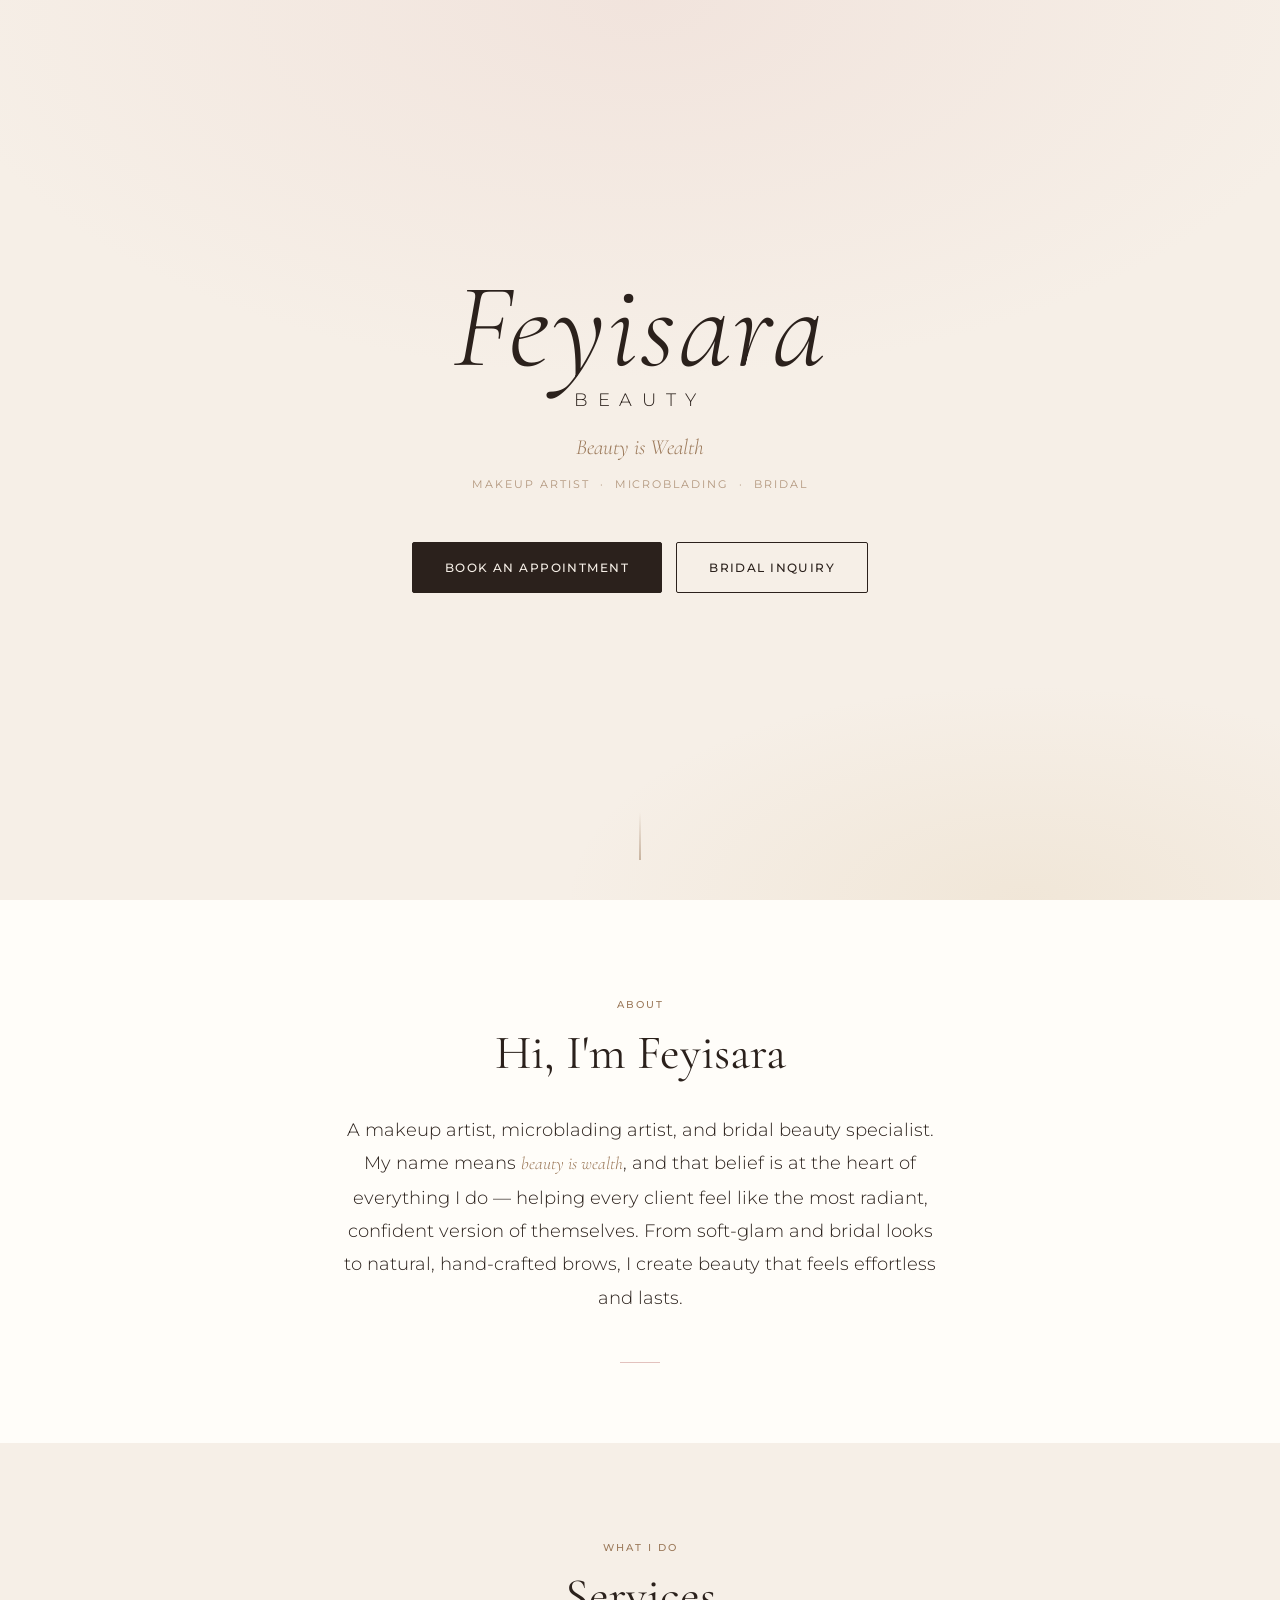
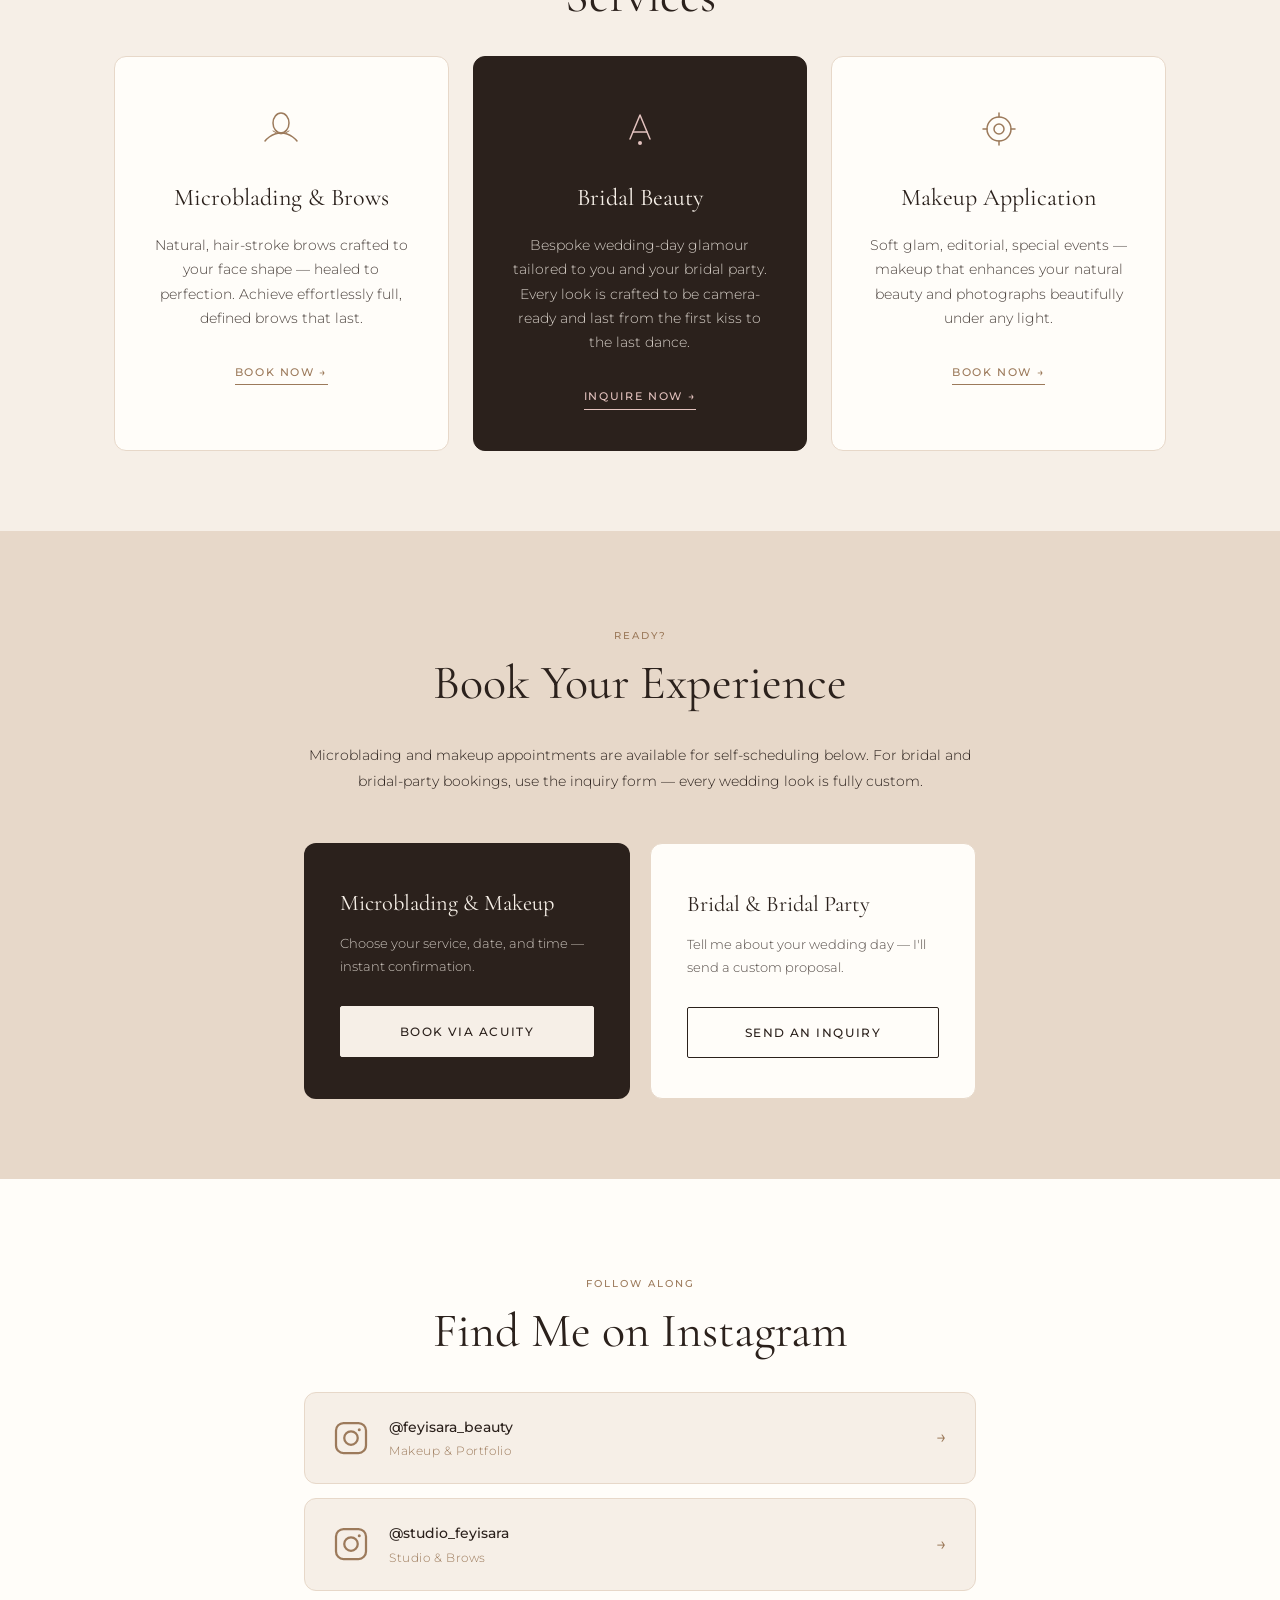
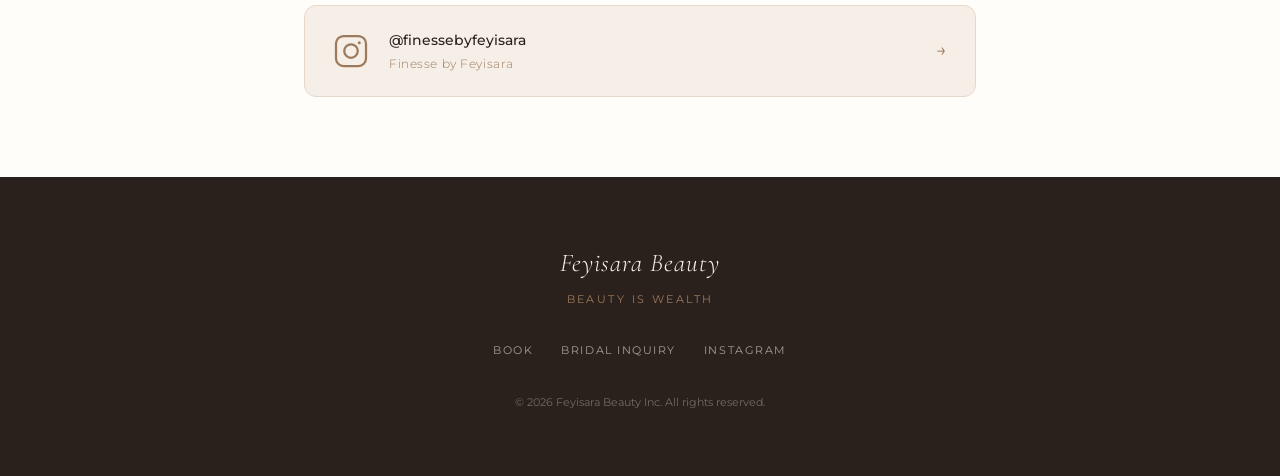
<file: feyisara-website/index.html>
<!DOCTYPE html>
<html lang="en">
<head>
  <meta charset="UTF-8" />
  <meta name="viewport" content="width=device-width, initial-scale=1.0" />
  <meta name="description" content="Feyisara Beauty — Makeup Artist, Microblading & Bridal Beauty Specialist. Book your appointment today." />
  <title>Feyisara Beauty</title>

  <!-- Google Fonts -->
  <link rel="preconnect" href="https://fonts.googleapis.com" />
  <link rel="preconnect" href="https://fonts.gstatic.com" crossorigin />
  <link href="https://fonts.googleapis.com/css2?family=Cormorant+Garamond:ital,wght@0,300;0,400;0,500;0,600;1,300;1,400&family=Montserrat:wght@300;400;500;600&display=swap" rel="stylesheet" />

  <link rel="stylesheet" href="styles.css" />
</head>
<body>

  <!-- ═══════════════════ HERO ═══════════════════ -->
  <header class="hero">
    <div class="hero__inner">
      <div class="wordmark">
        <span class="wordmark__feyisara">Feyisara</span>
        <span class="wordmark__beauty">Beauty</span>
      </div>
      <p class="tagline">Beauty is Wealth</p>
      <p class="hero__sub">Makeup Artist &nbsp;·&nbsp; Microblading &nbsp;·&nbsp; Bridal</p>

      <div class="hero__ctas">
        <a class="btn btn--primary"
           href="https://app.acuityscheduling.com/schedule.php?owner=33856661"
           target="_blank" rel="noopener">
          Book an Appointment
        </a>
        <a class="btn btn--outline"
           href="https://www.honeybook.com/widget/fysr_223034/cf_id/66c40a8c23d679001f2b0a7c"
           target="_blank" rel="noopener">
          Bridal Inquiry
        </a>
      </div>
    </div>

    <div class="hero__scroll-hint" aria-hidden="true">
      <span></span>
    </div>
  </header>

  <main>

    <!-- ═══════════════════ ABOUT ═══════════════════ -->
    <section class="section about" id="about">
      <div class="container container--narrow">
        <span class="section__label">About</span>
        <h2 class="section__heading">Hi, I'm Feyisara</h2>
        <p class="about__bio">
          A makeup artist, microblading artist, and bridal beauty specialist. My name means
          <em>beauty is wealth</em>, and that belief is at the heart of everything I do —
          helping every client feel like the most radiant, confident version of themselves.
          From soft-glam and bridal looks to natural, hand-crafted brows, I create beauty
          that feels effortless and lasts.
        </p>
        <div class="about__divider"></div>
      </div>
    </section>

    <!-- ═══════════════════ SERVICES ═══════════════════ -->
    <section class="section services" id="services">
      <div class="container">
        <span class="section__label">What I Do</span>
        <h2 class="section__heading">Services</h2>

        <div class="services__grid">

          <article class="service-card">
            <div class="service-card__icon">
              <svg viewBox="0 0 48 48" fill="none" xmlns="http://www.w3.org/2000/svg" aria-hidden="true">
                <path d="M8 36 C8 36 14 28 24 28 C34 28 40 36 40 36" stroke="currentColor" stroke-width="1.5" stroke-linecap="round"/>
                <ellipse cx="24" cy="18" rx="8" ry="10" stroke="currentColor" stroke-width="1.5"/>
                <path d="M16 26 Q24 32 32 26" stroke="currentColor" stroke-width="1" stroke-linecap="round"/>
              </svg>
            </div>
            <h3 class="service-card__title">Microblading &amp; Brows</h3>
            <p class="service-card__desc">
              Natural, hair-stroke brows crafted to your face shape — healed to perfection.
              Achieve effortlessly full, defined brows that last.
            </p>
            <a class="service-card__link"
               href="https://app.acuityscheduling.com/schedule.php?owner=33856661"
               target="_blank" rel="noopener">
              Book Now →
            </a>
          </article>

          <article class="service-card service-card--accent">
            <div class="service-card__icon">
              <svg viewBox="0 0 48 48" fill="none" xmlns="http://www.w3.org/2000/svg" aria-hidden="true">
                <path d="M14 34 L24 10 L34 34" stroke="currentColor" stroke-width="1.5" stroke-linecap="round" stroke-linejoin="round"/>
                <path d="M17 27 L31 27" stroke="currentColor" stroke-width="1.5" stroke-linecap="round"/>
                <circle cx="24" cy="38" r="2" fill="currentColor"/>
              </svg>
            </div>
            <h3 class="service-card__title">Bridal Beauty</h3>
            <p class="service-card__desc">
              Bespoke wedding-day glamour tailored to you and your bridal party.
              Every look is crafted to be camera-ready and last from the first kiss to the last dance.
            </p>
            <a class="service-card__link"
               href="https://www.honeybook.com/widget/fysr_223034/cf_id/66c40a8c23d679001f2b0a7c"
               target="_blank" rel="noopener">
              Inquire Now →
            </a>
          </article>

          <article class="service-card">
            <div class="service-card__icon">
              <svg viewBox="0 0 48 48" fill="none" xmlns="http://www.w3.org/2000/svg" aria-hidden="true">
                <circle cx="24" cy="24" r="12" stroke="currentColor" stroke-width="1.5"/>
                <path d="M24 12 L24 8" stroke="currentColor" stroke-width="1.5" stroke-linecap="round"/>
                <path d="M24 40 L24 36" stroke="currentColor" stroke-width="1.5" stroke-linecap="round"/>
                <path d="M12 24 L8 24" stroke="currentColor" stroke-width="1.5" stroke-linecap="round"/>
                <path d="M40 24 L36 24" stroke="currentColor" stroke-width="1.5" stroke-linecap="round"/>
                <circle cx="24" cy="24" r="5" stroke="currentColor" stroke-width="1.5"/>
              </svg>
            </div>
            <h3 class="service-card__title">Makeup Application</h3>
            <p class="service-card__desc">
              Soft glam, editorial, special events — makeup that enhances your natural beauty
              and photographs beautifully under any light.
            </p>
            <a class="service-card__link"
               href="https://app.acuityscheduling.com/schedule.php?owner=33856661"
               target="_blank" rel="noopener">
              Book Now →
            </a>
          </article>

        </div>
      </div>
    </section>

    <!-- ═══════════════════ BOOKING ═══════════════════ -->
    <section class="section booking" id="booking">
      <div class="container container--narrow">
        <span class="section__label">Ready?</span>
        <h2 class="section__heading">Book Your Experience</h2>
        <p class="booking__sub">
          Microblading and makeup appointments are available for self-scheduling below.
          For bridal and bridal-party bookings, use the inquiry form — every wedding look
          is fully custom.
        </p>

        <div class="booking__cards">
          <div class="booking__card">
            <h3>Microblading &amp; Makeup</h3>
            <p>Choose your service, date, and time — instant confirmation.</p>
            <a class="btn btn--primary btn--full"
               href="https://app.acuityscheduling.com/schedule.php?owner=33856661"
               target="_blank" rel="noopener">
              Book via Acuity
            </a>
          </div>
          <div class="booking__card booking__card--light">
            <h3>Bridal &amp; Bridal Party</h3>
            <p>Tell me about your wedding day — I'll send a custom proposal.</p>
            <a class="btn btn--outline btn--full"
               href="https://www.honeybook.com/widget/fysr_223034/cf_id/66c40a8c23d679001f2b0a7c"
               target="_blank" rel="noopener">
              Send an Inquiry
            </a>
          </div>
        </div>
      </div>
    </section>

    <!-- ═══════════════════ INSTAGRAM ═══════════════════ -->
    <section class="section social" id="follow">
      <div class="container container--narrow">
        <span class="section__label">Follow Along</span>
        <h2 class="section__heading">Find Me on Instagram</h2>

        <div class="social__grid">

          <a class="social-card"
             href="https://www.instagram.com/feyisara_beauty"
             target="_blank" rel="noopener"
             aria-label="Follow @feyisara_beauty on Instagram">
            <div class="social-card__icon">
              <!-- Instagram SVG -->
              <svg viewBox="0 0 24 24" fill="none" xmlns="http://www.w3.org/2000/svg" aria-hidden="true">
                <rect x="2" y="2" width="20" height="20" rx="5" stroke="currentColor" stroke-width="1.5"/>
                <circle cx="12" cy="12" r="4.5" stroke="currentColor" stroke-width="1.5"/>
                <circle cx="17.5" cy="6.5" r="1" fill="currentColor"/>
              </svg>
            </div>
            <div class="social-card__text">
              <span class="social-card__handle">@feyisara_beauty</span>
              <span class="social-card__label">Makeup &amp; Portfolio</span>
            </div>
            <span class="social-card__arrow">→</span>
          </a>

          <a class="social-card"
             href="https://www.instagram.com/studio_feyisara"
             target="_blank" rel="noopener"
             aria-label="Follow @studio_feyisara on Instagram">
            <div class="social-card__icon">
              <svg viewBox="0 0 24 24" fill="none" xmlns="http://www.w3.org/2000/svg" aria-hidden="true">
                <rect x="2" y="2" width="20" height="20" rx="5" stroke="currentColor" stroke-width="1.5"/>
                <circle cx="12" cy="12" r="4.5" stroke="currentColor" stroke-width="1.5"/>
                <circle cx="17.5" cy="6.5" r="1" fill="currentColor"/>
              </svg>
            </div>
            <div class="social-card__text">
              <span class="social-card__handle">@studio_feyisara</span>
              <span class="social-card__label">Studio &amp; Brows</span>
            </div>
            <span class="social-card__arrow">→</span>
          </a>

          <a class="social-card"
             href="https://www.instagram.com/finessebyfeyisara"
             target="_blank" rel="noopener"
             aria-label="Follow @finessebyfeyisara on Instagram">
            <div class="social-card__icon">
              <svg viewBox="0 0 24 24" fill="none" xmlns="http://www.w3.org/2000/svg" aria-hidden="true">
                <rect x="2" y="2" width="20" height="20" rx="5" stroke="currentColor" stroke-width="1.5"/>
                <circle cx="12" cy="12" r="4.5" stroke="currentColor" stroke-width="1.5"/>
                <circle cx="17.5" cy="6.5" r="1" fill="currentColor"/>
              </svg>
            </div>
            <div class="social-card__text">
              <span class="social-card__handle">@finessebyfeyisara</span>
              <span class="social-card__label">Finesse by Feyisara</span>
            </div>
            <span class="social-card__arrow">→</span>
          </a>

        </div>
      </div>
    </section>

  </main>

  <!-- ═══════════════════ FOOTER ═══════════════════ -->
  <footer class="footer">
    <div class="container">
      <p class="footer__brand">Feyisara Beauty</p>
      <p class="footer__tagline">Beauty is Wealth</p>
      <div class="footer__links">
        <a href="https://app.acuityscheduling.com/schedule.php?owner=33856661" target="_blank" rel="noopener">Book</a>
        <a href="https://www.honeybook.com/widget/fysr_223034/cf_id/66c40a8c23d679001f2b0a7c" target="_blank" rel="noopener">Bridal Inquiry</a>
        <a href="https://www.instagram.com/feyisara_beauty" target="_blank" rel="noopener">Instagram</a>
      </div>
      <p class="footer__copy">&copy; 2026 Feyisara Beauty Inc. All rights reserved.</p>
    </div>
  </footer>

  <script src="script.js"></script>
</body>
</html>
</file>
<file: feyisara-website/styles.css>
/* ============================================================
   FEYISARA BEAUTY — Link-in-Bio Website Styles
   Palette: warm cream, soft beige, mocha, espresso, blush rose
   ============================================================ */

/* ── Custom Properties ─────────────────────────────────── */
:root {
  --cream:    #F6EFE7;
  --beige:    #E7D8C9;
  --mocha:    #9C7A5B;
  --espresso: #2B211C;
  --blush:    #E3C2BE;
  --gold:     #C9A86A;
  --white:    #FFFDF9;

  --ff-serif: 'Cormorant Garamond', Georgia, serif;
  --ff-sans:  'Montserrat', system-ui, sans-serif;

  --max-w: 1100px;
  --max-w-narrow: 720px;
  --radius: 4px;
  --radius-lg: 12px;

  --transition: 0.25s ease;
}

/* ── Reset ─────────────────────────────────────────────── */
*, *::before, *::after { box-sizing: border-box; margin: 0; padding: 0; }

html {
  scroll-behavior: smooth;
  -webkit-text-size-adjust: 100%;
}

body {
  font-family: var(--ff-sans);
  font-size: 15px;
  line-height: 1.75;
  color: var(--espresso);
  background-color: var(--cream);
  -webkit-font-smoothing: antialiased;
}

img { display: block; max-width: 100%; }
a  { color: inherit; text-decoration: none; }

/* ── Utility ────────────────────────────────────────────── */
.container {
  width: 100%;
  max-width: var(--max-w);
  margin-inline: auto;
  padding-inline: 24px;
}

.container--narrow {
  max-width: var(--max-w-narrow);
}

/* ── Buttons ────────────────────────────────────────────── */
.btn {
  display: inline-flex;
  align-items: center;
  justify-content: center;
  gap: 8px;
  padding: 14px 32px;
  border-radius: 2px;
  font-family: var(--ff-sans);
  font-size: 12px;
  font-weight: 500;
  letter-spacing: 0.12em;
  text-transform: uppercase;
  cursor: pointer;
  transition: background var(--transition), color var(--transition), border-color var(--transition), transform var(--transition);
}

.btn:hover  { transform: translateY(-1px); }
.btn:active { transform: translateY(0); }

.btn--primary {
  background: var(--espresso);
  color: var(--cream);
  border: 1.5px solid var(--espresso);
}
.btn--primary:hover {
  background: #1a1410;
  border-color: #1a1410;
}

.btn--outline {
  background: transparent;
  color: var(--espresso);
  border: 1.5px solid var(--espresso);
}
.btn--outline:hover {
  background: var(--espresso);
  color: var(--cream);
}

.btn--full { width: 100%; }

/* ── Section Shared ─────────────────────────────────────── */
.section {
  padding-block: 96px 80px;
}

.section__label {
  display: block;
  font-family: var(--ff-sans);
  font-size: 10px;
  font-weight: 500;
  letter-spacing: 0.2em;
  text-transform: uppercase;
  color: var(--mocha);
  margin-bottom: 12px;
}

.section__heading {
  font-family: var(--ff-serif);
  font-size: clamp(2rem, 5vw, 3rem);
  font-weight: 400;
  line-height: 1.15;
  color: var(--espresso);
  margin-bottom: 32px;
}

/* ── Hero ───────────────────────────────────────────────── */
.hero {
  position: relative;
  min-height: 100svh;
  display: flex;
  flex-direction: column;
  align-items: center;
  justify-content: center;
  text-align: center;
  background-color: var(--cream);
  padding: 80px 24px 120px;
  overflow: hidden;
}

/* subtle texture overlay */
.hero::before {
  content: '';
  position: absolute;
  inset: 0;
  background:
    radial-gradient(ellipse 80% 60% at 50% 0%, rgba(227,194,190,0.25) 0%, transparent 70%),
    radial-gradient(ellipse 60% 40% at 80% 100%, rgba(201,168,106,0.12) 0%, transparent 60%);
  pointer-events: none;
}

.hero__inner {
  position: relative;
  z-index: 1;
  max-width: 560px;
}

/* Wordmark */
.wordmark {
  display: flex;
  flex-direction: column;
  align-items: center;
  line-height: 1;
  margin-bottom: 20px;
}

.wordmark__feyisara {
  font-family: var(--ff-serif);
  font-size: clamp(3.5rem, 12vw, 7.5rem);
  font-weight: 300;
  font-style: italic;
  letter-spacing: 0.02em;
  color: var(--espresso);
}

.wordmark__beauty {
  font-family: var(--ff-sans);
  font-size: clamp(0.75rem, 2.5vw, 1.1rem);
  font-weight: 300;
  letter-spacing: 0.55em;
  text-transform: uppercase;
  color: var(--espresso);
  margin-top: 4px;
}

.tagline {
  font-family: var(--ff-serif);
  font-size: clamp(1rem, 3vw, 1.35rem);
  font-weight: 300;
  font-style: italic;
  color: var(--mocha);
  margin-bottom: 8px;
}

.hero__sub {
  font-size: 11px;
  font-weight: 400;
  letter-spacing: 0.18em;
  text-transform: uppercase;
  color: var(--mocha);
  opacity: 0.75;
  margin-bottom: 48px;
}

.hero__ctas {
  display: flex;
  flex-wrap: wrap;
  gap: 14px;
  justify-content: center;
}

/* Scroll hint */
.hero__scroll-hint {
  position: absolute;
  bottom: 40px;
  left: 50%;
  transform: translateX(-50%);
}

.hero__scroll-hint span {
  display: block;
  width: 1px;
  height: 48px;
  background: linear-gradient(to bottom, transparent, var(--mocha));
  animation: scrollPulse 2s ease-in-out infinite;
}

@keyframes scrollPulse {
  0%, 100% { opacity: 0; transform: scaleY(0.5); transform-origin: top; }
  50%       { opacity: 0.6; transform: scaleY(1); }
}

/* ── About ──────────────────────────────────────────────── */
.about {
  background: var(--white);
  text-align: center;
}

.about__bio {
  font-size: clamp(0.95rem, 2.5vw, 1.1rem);
  font-weight: 300;
  line-height: 1.9;
  color: var(--espresso);
  max-width: 600px;
  margin-inline: auto;
}

.about__bio em {
  font-family: var(--ff-serif);
  font-style: italic;
  color: var(--mocha);
}

.about__divider {
  width: 40px;
  height: 1px;
  background: var(--blush);
  margin: 48px auto 0;
}

/* ── Services ───────────────────────────────────────────── */
.services {
  background: var(--cream);
  text-align: center;
}

.services__grid {
  display: grid;
  grid-template-columns: repeat(auto-fit, minmax(280px, 1fr));
  gap: 24px;
  margin-top: 8px;
}

.service-card {
  background: var(--white);
  border: 1px solid var(--beige);
  border-radius: var(--radius-lg);
  padding: 48px 36px 40px;
  text-align: center;
  transition: box-shadow var(--transition), transform var(--transition);
}

.service-card:hover {
  box-shadow: 0 12px 40px rgba(43,33,28,0.08);
  transform: translateY(-3px);
}

.service-card--accent {
  background: var(--espresso);
  border-color: var(--espresso);
  color: var(--cream);
}

.service-card__icon {
  width: 48px;
  height: 48px;
  margin-inline: auto;
  margin-bottom: 24px;
  color: var(--mocha);
}

.service-card--accent .service-card__icon {
  color: var(--blush);
}

.service-card__icon svg {
  width: 100%;
  height: 100%;
}

.service-card__title {
  font-family: var(--ff-serif);
  font-size: 1.5rem;
  font-weight: 400;
  margin-bottom: 14px;
  color: inherit;
}

.service-card__desc {
  font-size: 13.5px;
  font-weight: 300;
  line-height: 1.8;
  color: inherit;
  opacity: 0.85;
  margin-bottom: 28px;
}

.service-card__link {
  display: inline-block;
  font-size: 11px;
  font-weight: 500;
  letter-spacing: 0.15em;
  text-transform: uppercase;
  color: var(--mocha);
  border-bottom: 1px solid var(--mocha);
  padding-bottom: 2px;
  transition: color var(--transition), border-color var(--transition);
}

.service-card--accent .service-card__link {
  color: var(--blush);
  border-color: var(--blush);
}

.service-card__link:hover {
  color: var(--espresso);
  border-color: var(--espresso);
}

.service-card--accent .service-card__link:hover {
  color: var(--cream);
  border-color: var(--cream);
}

/* ── Booking ────────────────────────────────────────────── */
.booking {
  background: var(--beige);
  text-align: center;
}

.booking__sub {
  font-size: 14px;
  font-weight: 300;
  line-height: 1.85;
  color: var(--espresso);
  opacity: 0.8;
  margin-bottom: 48px;
}

.booking__cards {
  display: grid;
  grid-template-columns: repeat(auto-fit, minmax(280px, 1fr));
  gap: 20px;
  text-align: left;
}

.booking__card {
  background: var(--espresso);
  color: var(--cream);
  border-radius: var(--radius-lg);
  padding: 40px 36px;
}

.booking__card--light {
  background: var(--white);
  color: var(--espresso);
  border: 1px solid var(--beige);
}

.booking__card h3 {
  font-family: var(--ff-serif);
  font-size: 1.4rem;
  font-weight: 400;
  margin-bottom: 10px;
}

.booking__card p {
  font-size: 13px;
  font-weight: 300;
  line-height: 1.75;
  opacity: 0.8;
  margin-bottom: 28px;
}

/* override btn colors inside dark card */
.booking__card .btn--primary {
  background: var(--cream);
  color: var(--espresso);
  border-color: var(--cream);
}
.booking__card .btn--primary:hover {
  background: var(--beige);
  border-color: var(--beige);
}

/* ── Social / Instagram ─────────────────────────────────── */
.social {
  background: var(--white);
  text-align: center;
}

.social__grid {
  display: flex;
  flex-direction: column;
  gap: 14px;
  margin-top: 8px;
}

.social-card {
  display: flex;
  align-items: center;
  gap: 20px;
  background: var(--cream);
  border: 1px solid var(--beige);
  border-radius: var(--radius-lg);
  padding: 22px 28px;
  text-align: left;
  transition: background var(--transition), border-color var(--transition), transform var(--transition);
  cursor: pointer;
}

.social-card:hover {
  background: var(--beige);
  border-color: var(--mocha);
  transform: translateX(4px);
}

.social-card__icon {
  flex-shrink: 0;
  width: 36px;
  height: 36px;
  color: var(--mocha);
}

.social-card__icon svg { width: 100%; height: 100%; }

.social-card__text {
  flex: 1;
  display: flex;
  flex-direction: column;
  gap: 2px;
}

.social-card__handle {
  font-weight: 500;
  font-size: 14px;
  color: var(--espresso);
}

.social-card__label {
  font-size: 11.5px;
  font-weight: 300;
  color: var(--mocha);
  letter-spacing: 0.05em;
}

.social-card__arrow {
  flex-shrink: 0;
  font-size: 18px;
  color: var(--mocha);
  transition: transform var(--transition);
}

.social-card:hover .social-card__arrow {
  transform: translateX(4px);
}

/* ── Footer ─────────────────────────────────────────────── */
.footer {
  background: var(--espresso);
  color: var(--cream);
  text-align: center;
  padding-block: 64px;
}

.footer__brand {
  font-family: var(--ff-serif);
  font-size: 1.6rem;
  font-weight: 300;
  font-style: italic;
  letter-spacing: 0.04em;
  margin-bottom: 4px;
}

.footer__tagline {
  font-size: 11px;
  letter-spacing: 0.22em;
  text-transform: uppercase;
  color: var(--mocha);
  margin-bottom: 32px;
}

.footer__links {
  display: flex;
  flex-wrap: wrap;
  justify-content: center;
  gap: 8px 28px;
  margin-bottom: 32px;
}

.footer__links a {
  font-size: 11px;
  letter-spacing: 0.14em;
  text-transform: uppercase;
  color: var(--cream);
  opacity: 0.6;
  transition: opacity var(--transition);
}

.footer__links a:hover { opacity: 1; }

.footer__copy {
  font-size: 11px;
  color: var(--cream);
  opacity: 0.35;
}

/* ── Fade-in Animations ─────────────────────────────────── */
.fade-in {
  opacity: 0;
  transform: translateY(20px);
  transition: opacity 0.7s ease, transform 0.7s ease;
}

.fade-in.visible {
  opacity: 1;
  transform: translateY(0);
}

/* ── Responsive ─────────────────────────────────────────── */
@media (max-width: 640px) {
  .section { padding-block: 72px 64px; }

  .hero__ctas { flex-direction: column; align-items: center; }
  .hero__ctas .btn { width: 100%; max-width: 320px; }

  .service-card { padding: 36px 24px 32px; }
  .booking__card { padding: 32px 24px; }

  .social-card { padding: 18px 20px; gap: 14px; }
}

@media (prefers-reduced-motion: reduce) {
  *, *::before, *::after { animation-duration: 0.01ms !important; transition-duration: 0.01ms !important; }
}
</file>
